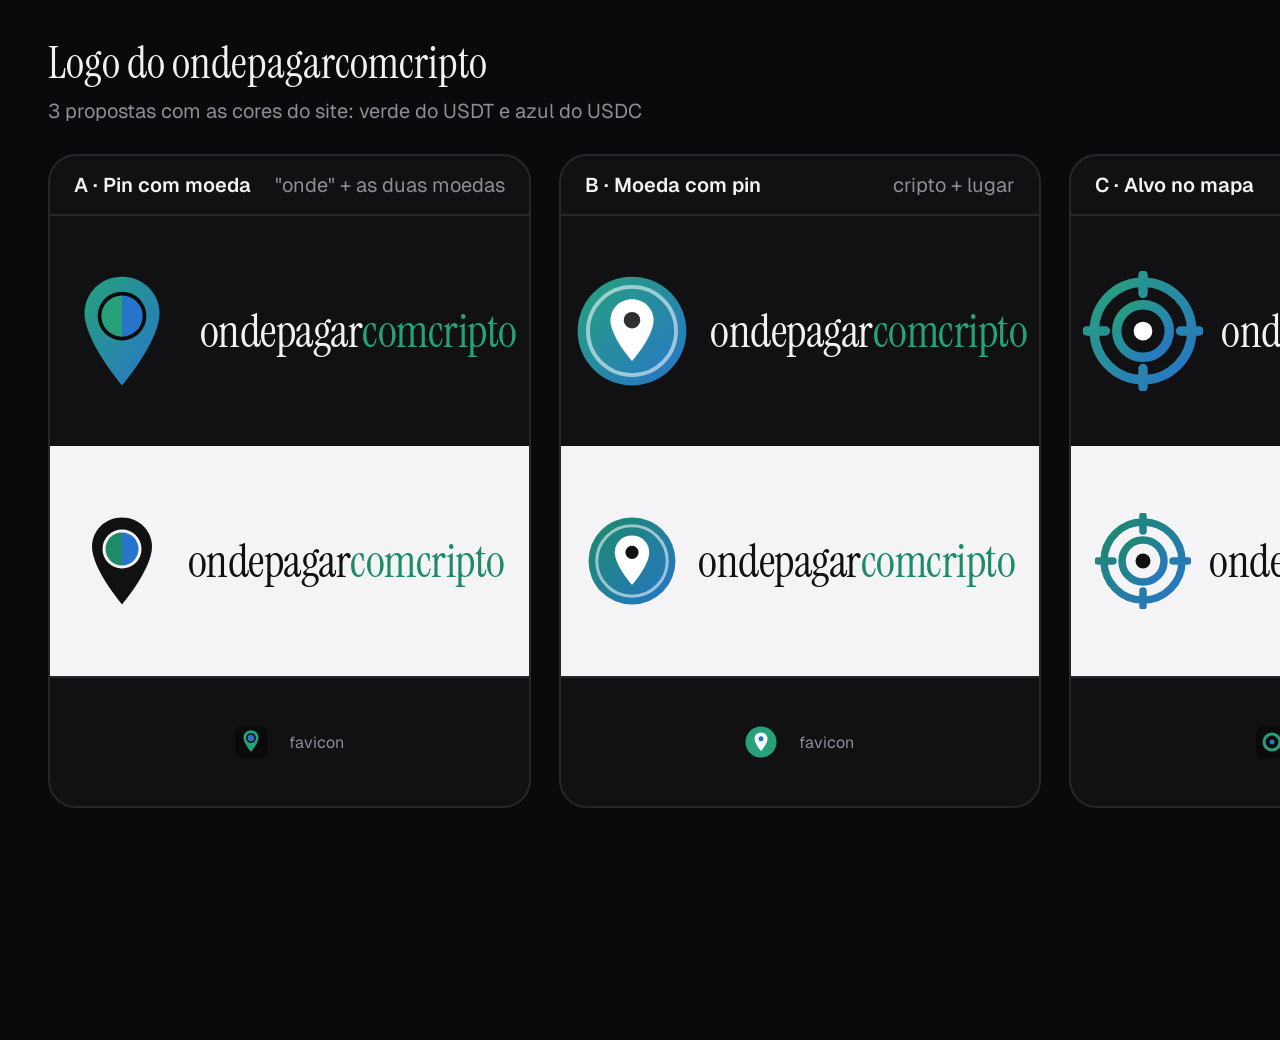
<file: logo/propostas.html>
<!doctype html><html lang="pt-BR"><head><meta charset="utf-8">
<link rel="stylesheet" href="https://fonts.googleapis.com/css2?family=Geist:wght@400;600;700&family=Instrument+Serif&display=swap">
<style>
*{box-sizing:border-box;margin:0}
html,body{width:1600px;height:1040px;overflow:hidden;background:#0a0a0c;color:#f2f2f4;font-family:'Geist',sans-serif}
h1{font:400 44px 'Instrument Serif',serif;padding:34px 48px 0}
.sub{padding:6px 48px 0;color:#8d8d98;font-size:20px}
.grid{display:grid;grid-template-columns:repeat(3,1fr);gap:28px;padding:30px 48px}
.card{border:2px solid #26262c;border-radius:28px;overflow:hidden;background:#111114}
.tag{padding:16px 24px;font-size:20px;font-weight:600;border-bottom:2px solid #26262c;display:flex;justify-content:space-between}
.tag span{color:#8d8d98;font-weight:400}
.dark,.light{display:flex;align-items:center;justify-content:center;gap:18px;height:230px}
.light{background:#f4f4f6;color:#111114}
.big{display:flex;align-items:center;justify-content:center;height:230px;border-top:2px solid #26262c}
.word{font:400 46px/1 'Instrument Serif',serif;letter-spacing:-.5px;white-space:nowrap}
.word b{color:#26a17b;font-weight:400}
.light .word b{color:#1d8a68}
svg{display:block}
.mini{display:flex;gap:22px;align-items:center;justify-content:center;height:130px;border-top:2px solid #26262c;color:#8d8d98;font-size:16px}
.fav{width:32px;height:32px}
</style></head><body>
<h1>Logo do ondepagarcomcripto</h1>
<div class="sub">3 propostas com as cores do site: verde do USDT e azul do USDC</div>
<div class="grid">

<!-- A: pin com moeda dividida -->
<div class="card"><div class="tag">A · Pin com moeda <span>"onde" + as duas moedas</span></div>
<div class="dark">
<svg width="120" height="120" viewBox="0 0 64 64"><defs><linearGradient id="ga" x1="0" y1="0" x2="1" y2="1"><stop offset="0" stop-color="#26a17b"/><stop offset="1" stop-color="#2775ca"/></linearGradient><clipPath id="ca"><circle cx="32" cy="24" r="11"/></clipPath></defs>
<path d="M32 3C20.9 3 12 11.6 12 22.4 12 37.6 32 61 32 61s20-23.4 20-38.6C52 11.6 43.1 3 32 3z" fill="url(#ga)"/>
<circle cx="32" cy="24" r="13" fill="#0a0a0c"/>
<g clip-path="url(#ca)"><rect x="20" y="12" width="12" height="24" fill="#26a17b"/><rect x="32" y="12" width="12" height="24" fill="#2775ca"/></g></svg>
<div class="word">ondepagar<b>comcripto</b></div></div>
<div class="light"><svg width="96" height="96" viewBox="0 0 64 64"><defs><clipPath id="ca2"><circle cx="32" cy="24" r="11"/></clipPath></defs>
<path d="M32 3C20.9 3 12 11.6 12 22.4 12 37.6 32 61 32 61s20-23.4 20-38.6C52 11.6 43.1 3 32 3z" fill="#111114"/><circle cx="32" cy="24" r="13" fill="#f4f4f6"/>
<g clip-path="url(#ca2)"><rect x="20" y="12" width="12" height="24" fill="#1d8a68"/><rect x="32" y="12" width="12" height="24" fill="#2775ca"/></g></svg>
<div class="word">ondepagar<b>comcripto</b></div></div>
<div class="mini">
<svg class="fav" viewBox="0 0 64 64"><rect width="64" height="64" rx="14" fill="#0a0a0c"/><g transform="translate(8 6) scale(.75)"><path d="M32 3C20.9 3 12 11.6 12 22.4 12 37.6 32 61 32 61s20-23.4 20-38.6C52 11.6 43.1 3 32 3z" fill="#26a17b"/><circle cx="32" cy="24" r="13" fill="#0a0a0c"/><circle cx="32" cy="24" r="9" fill="#2775ca"/></g></svg>favicon</div></div>

<!-- B: moeda com pin -->
<div class="card"><div class="tag">B · Moeda com pin <span>cripto + lugar</span></div>
<div class="dark">
<svg width="120" height="120" viewBox="0 0 64 64"><defs><linearGradient id="gb" x1="0" y1="0" x2="1" y2="1"><stop offset="0" stop-color="#26a17b"/><stop offset="1" stop-color="#2775ca"/></linearGradient></defs>
<circle cx="32" cy="32" r="29" fill="url(#gb)"/><circle cx="32" cy="32" r="23.5" fill="none" stroke="#fff" stroke-opacity=".55" stroke-width="2"/>
<path d="M32 15c-6.6 0-11.5 5-11.5 11.2C20.5 35 32 48 32 48s11.5-13 11.5-21.8C43.5 20 38.6 15 32 15z" fill="#fff"/><circle cx="32" cy="26.2" r="4.4" fill="#0a0a0c" fill-opacity=".85"/></svg>
<div class="word">ondepagar<b>comcripto</b></div></div>
<div class="light"><svg width="96" height="96" viewBox="0 0 64 64"><defs><linearGradient id="gb2" x1="0" y1="0" x2="1" y2="1"><stop offset="0" stop-color="#1d8a68"/><stop offset="1" stop-color="#2775ca"/></linearGradient></defs>
<circle cx="32" cy="32" r="29" fill="url(#gb2)"/><circle cx="32" cy="32" r="23.5" fill="none" stroke="#fff" stroke-opacity=".55" stroke-width="2"/>
<path d="M32 15c-6.6 0-11.5 5-11.5 11.2C20.5 35 32 48 32 48s11.5-13 11.5-21.8C43.5 20 38.6 15 32 15z" fill="#fff"/><circle cx="32" cy="26.2" r="4.4" fill="#111114"/></svg>
<div class="word">ondepagar<b>comcripto</b></div></div>
<div class="mini">
<svg class="fav" viewBox="0 0 64 64"><circle cx="32" cy="32" r="31" fill="#26a17b"/><path d="M32 13c-7.4 0-13 5.6-13 12.6C19 35.5 32 50 32 50s13-14.500 13-24.400C45 18.600 39.400 13 32 13z" fill="#fff"/><circle cx="32" cy="25.600" r="5" fill="#2775ca"/></svg>favicon</div></div>

<!-- C: alvo / mapa -->
<div class="card"><div class="tag">C · Alvo no mapa <span>combina com o ◎ atual</span></div>
<div class="dark">
<svg width="120" height="120" viewBox="0 0 64 64"><defs><linearGradient id="gc" x1="0" y1="0" x2="1" y2="1"><stop offset="0" stop-color="#26a17b"/><stop offset="1" stop-color="#2775ca"/></linearGradient></defs>
<circle cx="32" cy="32" r="26" fill="none" stroke="url(#gc)" stroke-width="5"/><circle cx="32" cy="32" r="14" fill="none" stroke="url(#gc)" stroke-width="5"/><circle cx="32" cy="32" r="5" fill="#fff"/>
<path d="M32 2v10M32 52v10M2 32h10M52 32h10" stroke="url(#gc)" stroke-width="5" stroke-linecap="round"/></svg>
<div class="word">ondepagar<b>comcripto</b></div></div>
<div class="light"><svg width="96" height="96" viewBox="0 0 64 64"><defs><linearGradient id="gc2" x1="0" y1="0" x2="1" y2="1"><stop offset="0" stop-color="#1d8a68"/><stop offset="1" stop-color="#2775ca"/></linearGradient></defs>
<circle cx="32" cy="32" r="26" fill="none" stroke="url(#gc2)" stroke-width="5"/><circle cx="32" cy="32" r="14" fill="none" stroke="url(#gc2)" stroke-width="5"/><circle cx="32" cy="32" r="5" fill="#111114"/>
<path d="M32 2v10M32 52v10M2 32h10M52 32h10" stroke="url(#gc2)" stroke-width="5" stroke-linecap="round"/></svg>
<div class="word">ondepagar<b>comcripto</b></div></div>
<div class="mini">
<svg class="fav" viewBox="0 0 64 64"><rect width="64" height="64" rx="14" fill="#0a0a0c"/><circle cx="32" cy="32" r="16" fill="none" stroke="#26a17b" stroke-width="6"/><circle cx="32" cy="32" r="5" fill="#2775ca"/></svg>favicon</div></div>

</div></body></html>
</file>
